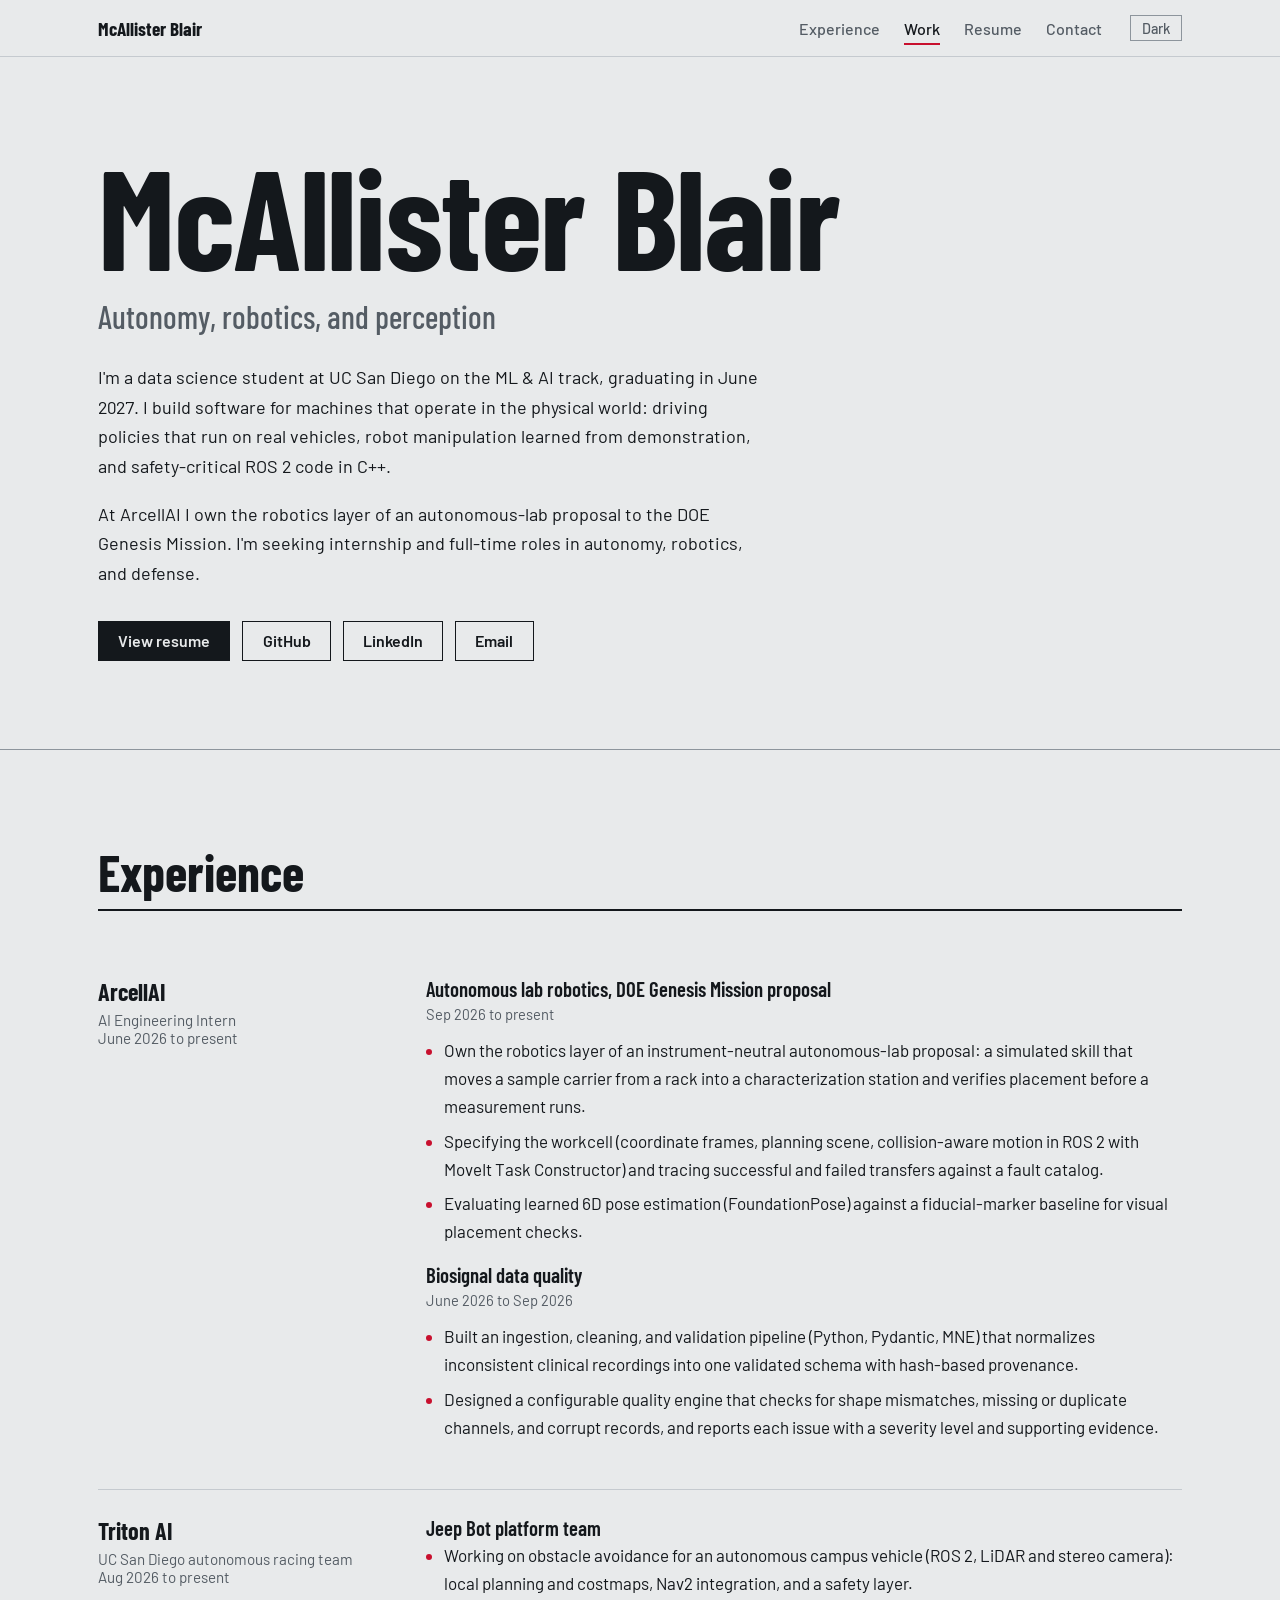
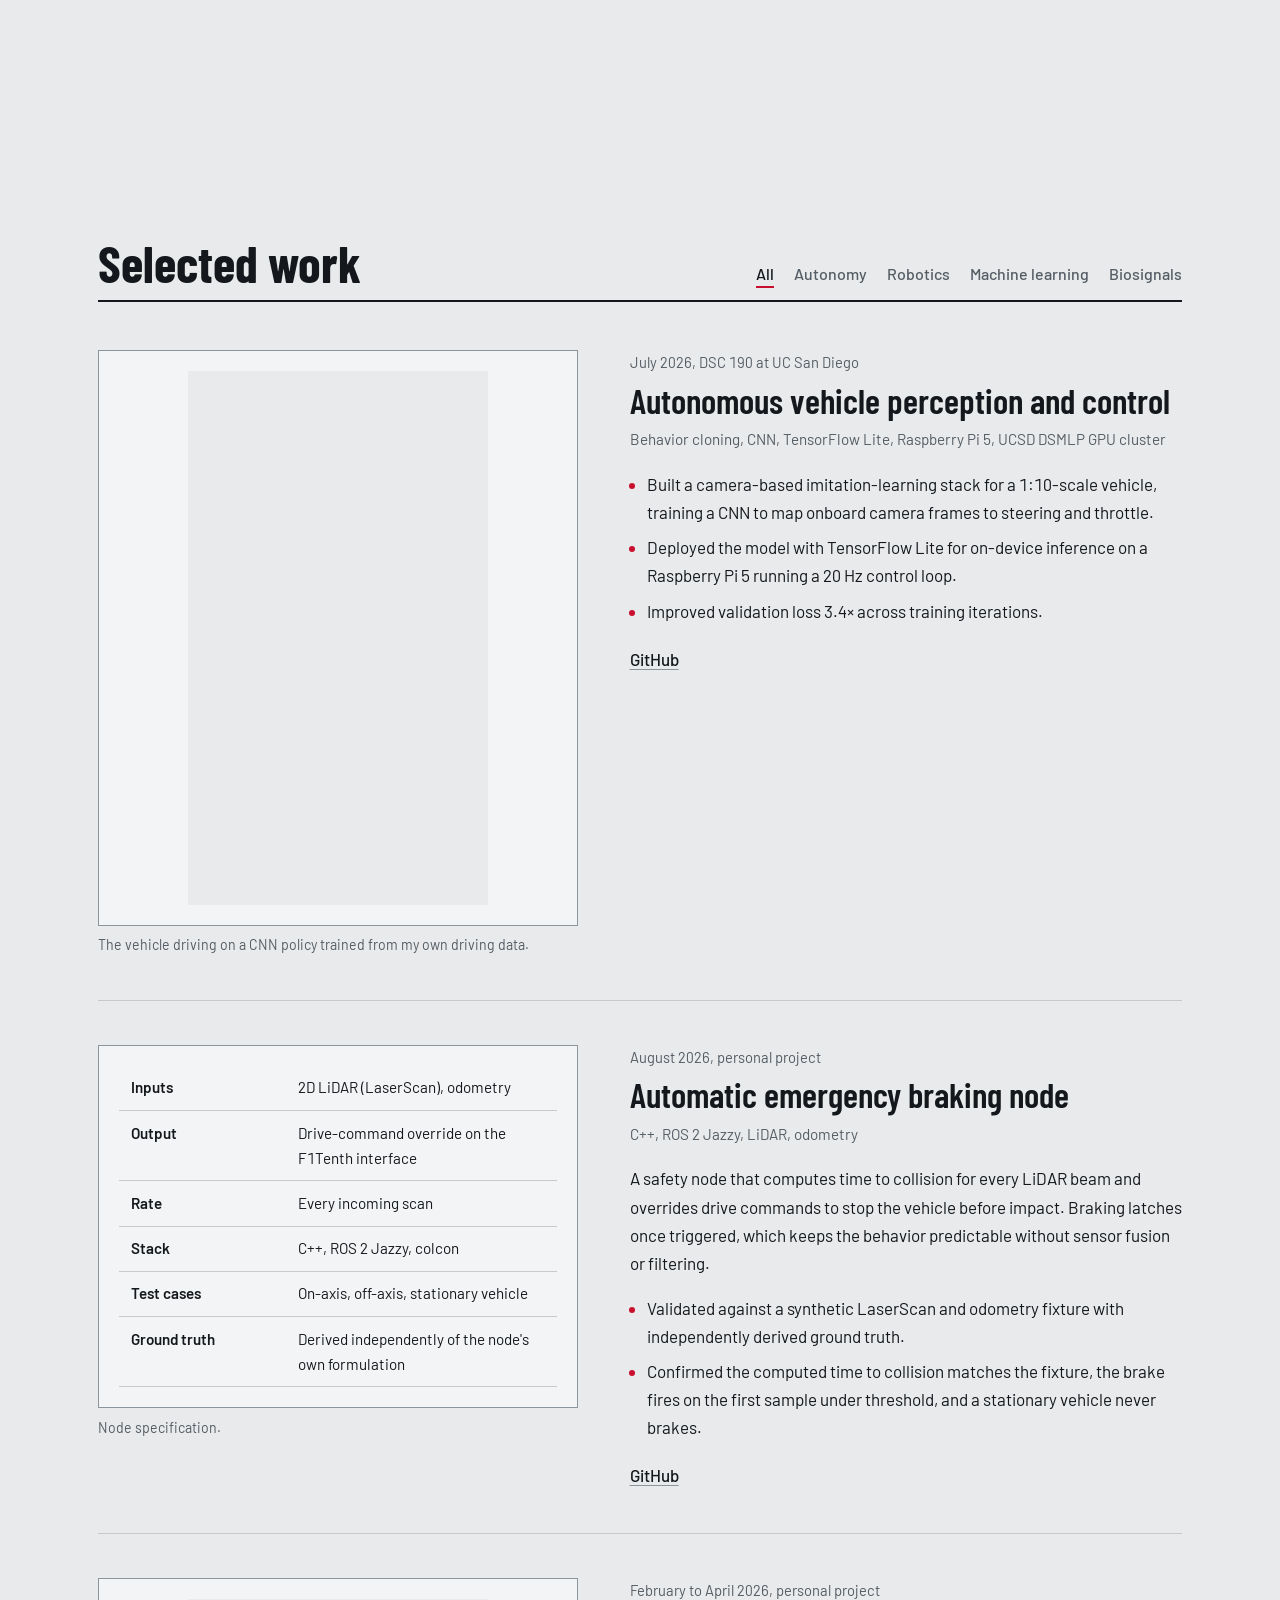
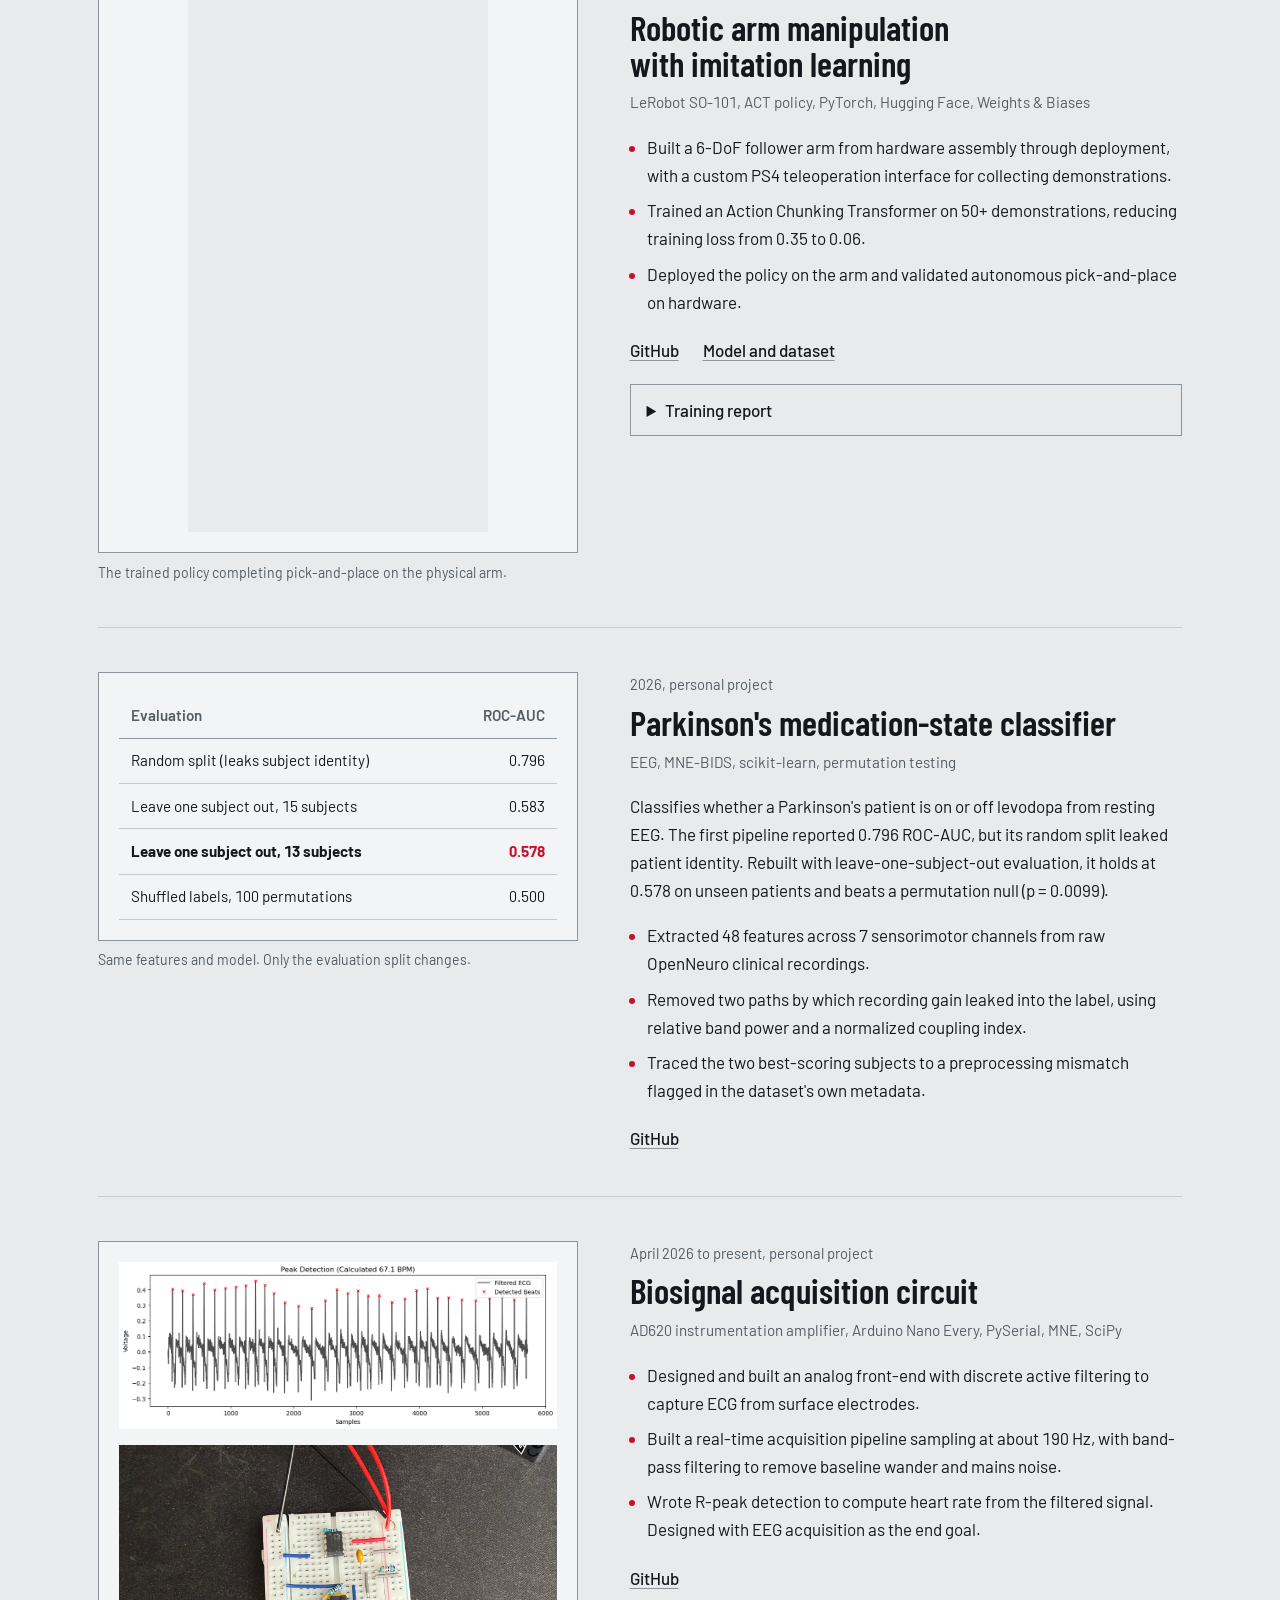
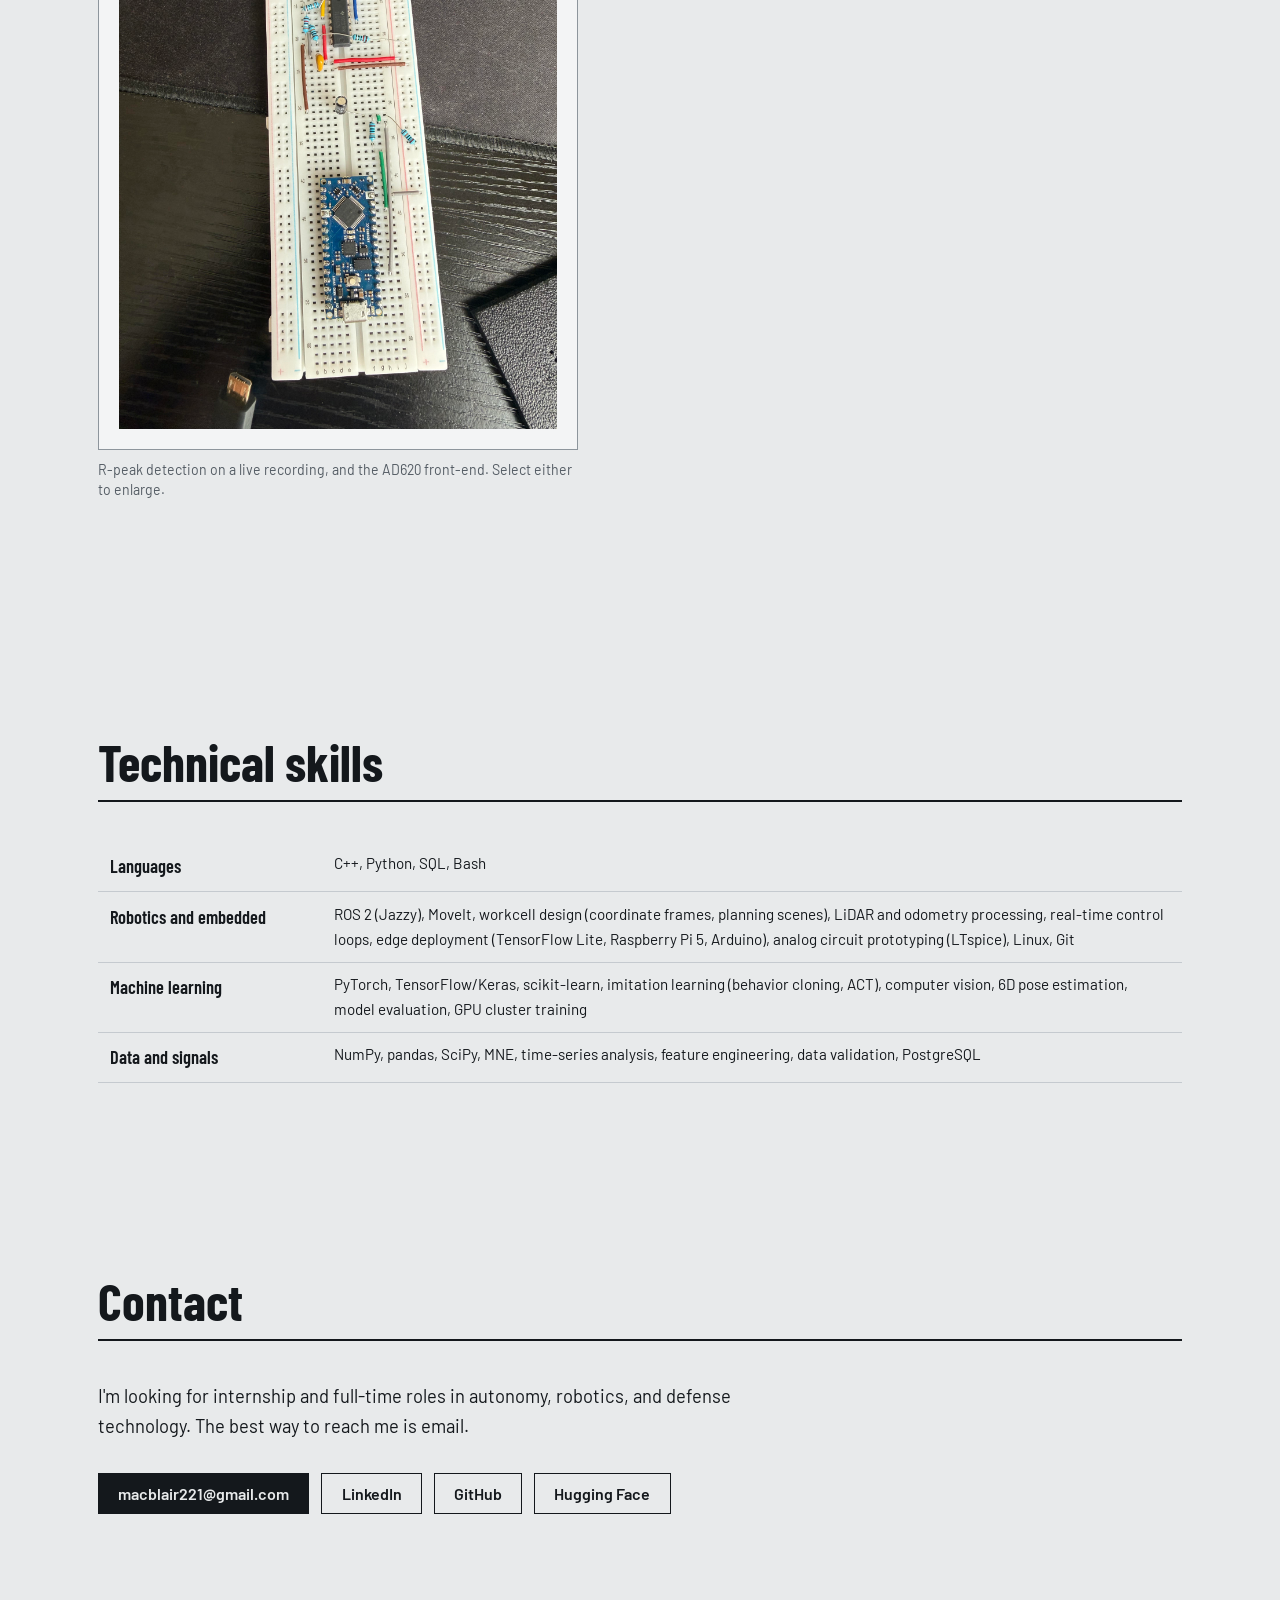
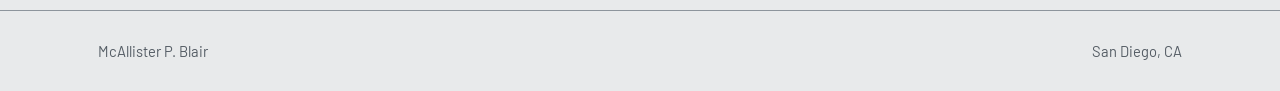
<file: index.html>
<!DOCTYPE html>
<html lang="en">
<head>
<title>McAllister Blair | Autonomy and Robotics</title>
<meta name="description" content="McAllister Blair, UC San Diego data science student working on autonomy, robotics, and perception for physical systems.">
<meta charset="UTF-8">
<meta name="viewport" content="width=device-width, initial-scale=1.0">
<link rel="preconnect" href="https://fonts.googleapis.com">
<link rel="preconnect" href="https://fonts.gstatic.com" crossorigin>
<link href="https://fonts.googleapis.com/css2?family=Barlow:wght@400;500;600;700&family=Barlow+Condensed:wght@500;600;700&display=swap" rel="stylesheet">
<link rel="stylesheet" href="style.css">
<script>
  try { var t = localStorage.getItem("theme"); if (t === "light" || t === "dark") document.documentElement.dataset.theme = t; } catch (e) {}
</script>
</head>
<body>

<nav class="site-nav" aria-label="Main">
  <div class="wrap">
    <a href="#top" class="mark"><span class="full">McAllister Blair</span><span class="short">MB</span></a>
    <ul>
      <li class="hide-sm"><a href="#experience">Experience</a></li>
      <li><a href="#work">Work</a></li>
      <li><a href="resume.html">Resume</a></li>
      <li><a href="#contact">Contact</a></li>
    </ul>
    <button class="theme-toggle" type="button" id="theme-toggle" aria-label="Switch color theme">Dark</button>
  </div>
</nav>

<header class="hero" id="top">
  <div class="wrap">
    <h1>McAllister Blair</h1>
    <p class="role">Autonomy, robotics, and perception</p>
    <div class="summary">
      <p>I'm a data science student at UC San Diego on the ML &amp; AI track, graduating in June 2027. I build software for machines that operate in the physical world: driving policies that run on real vehicles, robot manipulation learned from demonstration, and safety-critical ROS 2 code in C++.</p>
      <p>At ArcellAI I own the robotics layer of an autonomous-lab proposal to the DOE Genesis Mission. I'm seeking internship and full-time roles in autonomy, robotics, and defense.</p>
    </div>
    <div class="actions">
      <a class="btn primary" href="resume.html">View resume</a>
      <a class="btn" href="https://github.com/macblair221" target="_blank" rel="noopener">GitHub</a>
      <a class="btn" href="https://linkedin.com/in/macblair" target="_blank" rel="noopener">LinkedIn</a>
      <a class="btn" href="mailto:macblair221@gmail.com">Email</a>
    </div>
  </div>
</header>

<main>

<section id="experience">
  <div class="wrap">
    <div class="section-head"><h2>Experience</h2></div>

    <div class="role-block">
      <div class="org">ArcellAI<small>AI Engineering Intern<br>June 2026 to present</small></div>
      <div>
        <h3>Autonomous lab robotics, DOE Genesis Mission proposal</h3>
        <p class="dates">Sep 2026 to present</p>
        <ul>
          <li>Own the robotics layer of an instrument-neutral autonomous-lab proposal: a simulated skill that moves a sample carrier from a rack into a characterization station and verifies placement before a measurement runs.</li>
          <li>Specifying the workcell (coordinate frames, planning scene, collision-aware motion in ROS 2 with MoveIt Task Constructor) and tracing successful and failed transfers against a fault catalog.</li>
          <li>Evaluating learned 6D pose estimation (FoundationPose) against a fiducial-marker baseline for visual placement checks.</li>
        </ul>
        <h3>Biosignal data quality</h3>
        <p class="dates">June 2026 to Sep 2026</p>
        <ul>
          <li>Built an ingestion, cleaning, and validation pipeline (Python, Pydantic, MNE) that normalizes inconsistent clinical recordings into one validated schema with hash-based provenance.</li>
          <li>Designed a configurable quality engine that checks for shape mismatches, missing or duplicate channels, and corrupt records, and reports each issue with a severity level and supporting evidence.</li>
        </ul>
      </div>
    </div>

    <div class="role-block">
      <div class="org">Triton AI<small>UC San Diego autonomous racing team<br>Aug 2026 to present</small></div>
      <div>
        <h3>Jeep Bot platform team</h3>
        <ul>
          <li>Working on obstacle avoidance for an autonomous campus vehicle (ROS 2, LiDAR and stereo camera): local planning and costmaps, Nav2 integration, and a safety layer.</li>
        </ul>
      </div>
    </div>
  </div>
</section>

<section id="work">
  <div class="wrap">
    <div class="section-head">
      <h2>Selected work</h2>
      <div class="filters" role="group" aria-label="Filter projects by topic">
        <button type="button" data-filter="all" aria-pressed="true">All</button>
        <button type="button" data-filter="autonomy" aria-pressed="false">Autonomy</button>
        <button type="button" data-filter="robotics" aria-pressed="false">Robotics</button>
        <button type="button" data-filter="ml" aria-pressed="false">Machine learning</button>
        <button type="button" data-filter="biosignals" aria-pressed="false">Biosignals</button>
      </div>
    </div>

    <article class="project" data-topics="autonomy ml">
      <figure class="figure">
        <div class="frame">
          <div class="video-tall">
            <iframe src="https://www.youtube.com/embed/-TeuYBSztGQ" title="1:10-scale vehicle driving autonomously" loading="lazy"
              allow="accelerometer; autoplay; clipboard-write; encrypted-media; gyroscope; picture-in-picture" allowfullscreen></iframe>
          </div>
        </div>
        <figcaption>The vehicle driving on a CNN policy trained from my own driving data.</figcaption>
      </figure>
      <div class="text">
        <p class="meta">July 2026, DSC 190 at UC San Diego</p>
        <h3>Autonomous vehicle perception and control</h3>
        <p class="stack">Behavior cloning, CNN, TensorFlow Lite, Raspberry Pi 5, UCSD DSMLP GPU cluster</p>
        <ul>
          <li>Built a camera-based imitation-learning stack for a 1:10-scale vehicle, training a CNN to map onboard camera frames to steering and throttle.</li>
          <li>Deployed the model with TensorFlow Lite for on-device inference on a Raspberry Pi 5 running a 20 Hz control loop.</li>
          <li>Improved validation loss 3.4× across training iterations.</li>
        </ul>
        <div class="links"><a href="https://github.com/macblair221" target="_blank" rel="noopener">GitHub</a></div>
      </div>
    </article>

    <article class="project" data-topics="autonomy robotics">
      <figure class="figure">
        <div class="frame">
          <table class="spec">
            <tbody>
              <tr><th scope="row">Inputs</th><td>2D LiDAR (LaserScan), odometry</td></tr>
              <tr><th scope="row">Output</th><td>Drive-command override on the F1Tenth interface</td></tr>
              <tr><th scope="row">Rate</th><td>Every incoming scan</td></tr>
              <tr><th scope="row">Stack</th><td>C++, ROS 2 Jazzy, colcon</td></tr>
              <tr><th scope="row">Test cases</th><td>On-axis, off-axis, stationary vehicle</td></tr>
              <tr><th scope="row">Ground truth</th><td>Derived independently of the node's own formulation</td></tr>
            </tbody>
          </table>
        </div>
        <figcaption>Node specification.</figcaption>
      </figure>
      <div class="text">
        <p class="meta">August 2026, personal project</p>
        <h3>Automatic emergency braking node</h3>
        <p class="stack">C++, ROS 2 Jazzy, LiDAR, odometry</p>
        <p>A safety node that computes time to collision for every LiDAR beam and overrides drive commands to stop the vehicle before impact. Braking latches once triggered, which keeps the behavior predictable without sensor fusion or filtering.</p>
        <ul>
          <li>Validated against a synthetic LaserScan and odometry fixture with independently derived ground truth.</li>
          <li>Confirmed the computed time to collision matches the fixture, the brake fires on the first sample under threshold, and a stationary vehicle never brakes.</li>
        </ul>
        <div class="links"><a href="https://github.com/macblair221" target="_blank" rel="noopener">GitHub</a></div>
      </div>
    </article>

    <article class="project" data-topics="robotics ml">
      <figure class="figure">
        <div class="frame">
          <div class="video-tall">
            <iframe src="https://www.youtube.com/embed/LyoHkJCaGtY" title="Robot arm placing a block into a bowl" loading="lazy"
              allow="accelerometer; autoplay; clipboard-write; encrypted-media; gyroscope; picture-in-picture" allowfullscreen></iframe>
          </div>
        </div>
        <figcaption>The trained policy completing pick-and-place on the physical arm.</figcaption>
      </figure>
      <div class="text">
        <p class="meta">February to April 2026, personal project</p>
        <h3>Robotic arm manipulation with imitation learning</h3>
        <p class="stack">LeRobot SO-101, ACT policy, PyTorch, Hugging Face, Weights &amp; Biases</p>
        <ul>
          <li>Built a 6-DoF follower arm from hardware assembly through deployment, with a custom PS4 teleoperation interface for collecting demonstrations.</li>
          <li>Trained an Action Chunking Transformer on 50+ demonstrations, reducing training loss from 0.35 to 0.06.</li>
          <li>Deployed the policy on the arm and validated autonomous pick-and-place on hardware.</li>
        </ul>
        <div class="links">
          <a href="https://github.com/macblair221" target="_blank" rel="noopener">GitHub</a>
          <a href="https://huggingface.co/macblair221" target="_blank" rel="noopener">Model and dataset</a>
        </div>
        <details class="report">
          <summary>Training report</summary>
          <iframe data-src="https://wandb.ai/macblair221-uc-san-diego/so101-block-pickup/reports/Lerobot-so-101-follower-training--VmlldzoxNjQzMTUzNQ" title="Weights and Biases training report"></iframe>
        </details>
      </div>
    </article>

    <article class="project" data-topics="biosignals ml">
      <figure class="figure">
        <div class="frame">
          <table class="spec">
            <thead><tr><th scope="col">Evaluation</th><th scope="col" class="num">ROC-AUC</th></tr></thead>
            <tbody>
              <tr><td>Random split (leaks subject identity)</td><td class="num">0.796</td></tr>
              <tr><td>Leave one subject out, 15 subjects</td><td class="num">0.583</td></tr>
              <tr class="key"><td>Leave one subject out, 13 subjects</td><td class="num">0.578</td></tr>
              <tr><td>Shuffled labels, 100 permutations</td><td class="num">0.500</td></tr>
            </tbody>
          </table>
        </div>
        <figcaption>Same features and model. Only the evaluation split changes.</figcaption>
      </figure>
      <div class="text">
        <p class="meta">2026, personal project</p>
        <h3>Parkinson's medication-state classifier</h3>
        <p class="stack">EEG, MNE-BIDS, scikit-learn, permutation testing</p>
        <p>Classifies whether a Parkinson's patient is on or off levodopa from resting EEG. The first pipeline reported 0.796 ROC-AUC, but its random split leaked patient identity. Rebuilt with leave-one-subject-out evaluation, it holds at 0.578 on unseen patients and beats a permutation null (p = 0.0099).</p>
        <ul>
          <li>Extracted 48 features across 7 sensorimotor channels from raw OpenNeuro clinical recordings.</li>
          <li>Removed two paths by which recording gain leaked into the label, using relative band power and a normalized coupling index.</li>
          <li>Traced the two best-scoring subjects to a preprocessing mismatch flagged in the dataset's own metadata.</li>
        </ul>
        <div class="links"><a href="https://github.com/macblair221/parkinsons-eeg-classifier" target="_blank" rel="noopener">GitHub</a></div>
      </div>
    </article>

    <article class="project" data-topics="biosignals">
      <figure class="figure">
        <div class="frame">
          <button class="zoom" type="button" data-full="images/ecg_peak_detection_results.png" aria-label="Enlarge the peak detection plot">
            <img src="images/ecg_peak_detection_results.png" alt="Filtered ECG signal with detected heartbeats marked" loading="lazy">
          </button>
          <button class="zoom" type="button" data-full="images/real_circuit_build.jpg" aria-label="Enlarge the circuit photo">
            <img src="images/real_circuit_build.jpg" alt="Breadboard circuit built around an AD620 instrumentation amplifier" loading="lazy">
          </button>
        </div>
        <figcaption>R-peak detection on a live recording, and the AD620 front-end. Select either to enlarge.</figcaption>
      </figure>
      <div class="text">
        <p class="meta">April 2026 to present, personal project</p>
        <h3>Biosignal acquisition circuit</h3>
        <p class="stack">AD620 instrumentation amplifier, Arduino Nano Every, PySerial, MNE, SciPy</p>
        <ul>
          <li>Designed and built an analog front-end with discrete active filtering to capture ECG from surface electrodes.</li>
          <li>Built a real-time acquisition pipeline sampling at about 190 Hz, with band-pass filtering to remove baseline wander and mains noise.</li>
          <li>Wrote R-peak detection to compute heart rate from the filtered signal. Designed with EEG acquisition as the end goal.</li>
        </ul>
        <div class="links"><a href="https://github.com/macblair221/eeg-signal-acquisition" target="_blank" rel="noopener">GitHub</a></div>
      </div>
    </article>
  </div>
</section>

<section id="skills" class="skills">
  <div class="wrap">
    <div class="section-head"><h2>Technical skills</h2></div>
    <table class="spec">
      <tbody>
        <tr><th scope="row">Languages</th><td>C++, Python, SQL, Bash</td></tr>
        <tr><th scope="row">Robotics and embedded</th><td>ROS 2 (Jazzy), MoveIt, workcell design (coordinate frames, planning scenes), LiDAR and odometry processing, real-time control loops, edge deployment (TensorFlow Lite, Raspberry Pi 5, Arduino), analog circuit prototyping (LTspice), Linux, Git</td></tr>
        <tr><th scope="row">Machine learning</th><td>PyTorch, TensorFlow/Keras, scikit-learn, imitation learning (behavior cloning, ACT), computer vision, 6D pose estimation, model evaluation, GPU cluster training</td></tr>
        <tr><th scope="row">Data and signals</th><td>NumPy, pandas, SciPy, MNE, time-series analysis, feature engineering, data validation, PostgreSQL</td></tr>
      </tbody>
    </table>
  </div>
</section>

<section id="contact" class="contact">
  <div class="wrap">
    <div class="section-head"><h2>Contact</h2></div>
    <p>I'm looking for internship and full-time roles in autonomy, robotics, and defense technology. The best way to reach me is email.</p>
    <div class="actions">
      <a class="btn primary" href="mailto:macblair221@gmail.com">macblair221@gmail.com</a>
      <a class="btn" href="https://linkedin.com/in/macblair" target="_blank" rel="noopener">LinkedIn</a>
      <a class="btn" href="https://github.com/macblair221" target="_blank" rel="noopener">GitHub</a>
      <a class="btn" href="https://huggingface.co/macblair221" target="_blank" rel="noopener">Hugging Face</a>
    </div>
  </div>
</section>

</main>

<footer>
  <div class="wrap"><span>McAllister P. Blair</span><span>San Diego, CA</span></div>
</footer>

<div class="image-modal" id="image-modal" role="dialog" aria-modal="true" aria-label="Enlarged image" hidden>
  <button type="button" aria-label="Close">×</button>
  <img alt="">
</div>

<script src="main.js"></script>
</body>
</html>
</file>
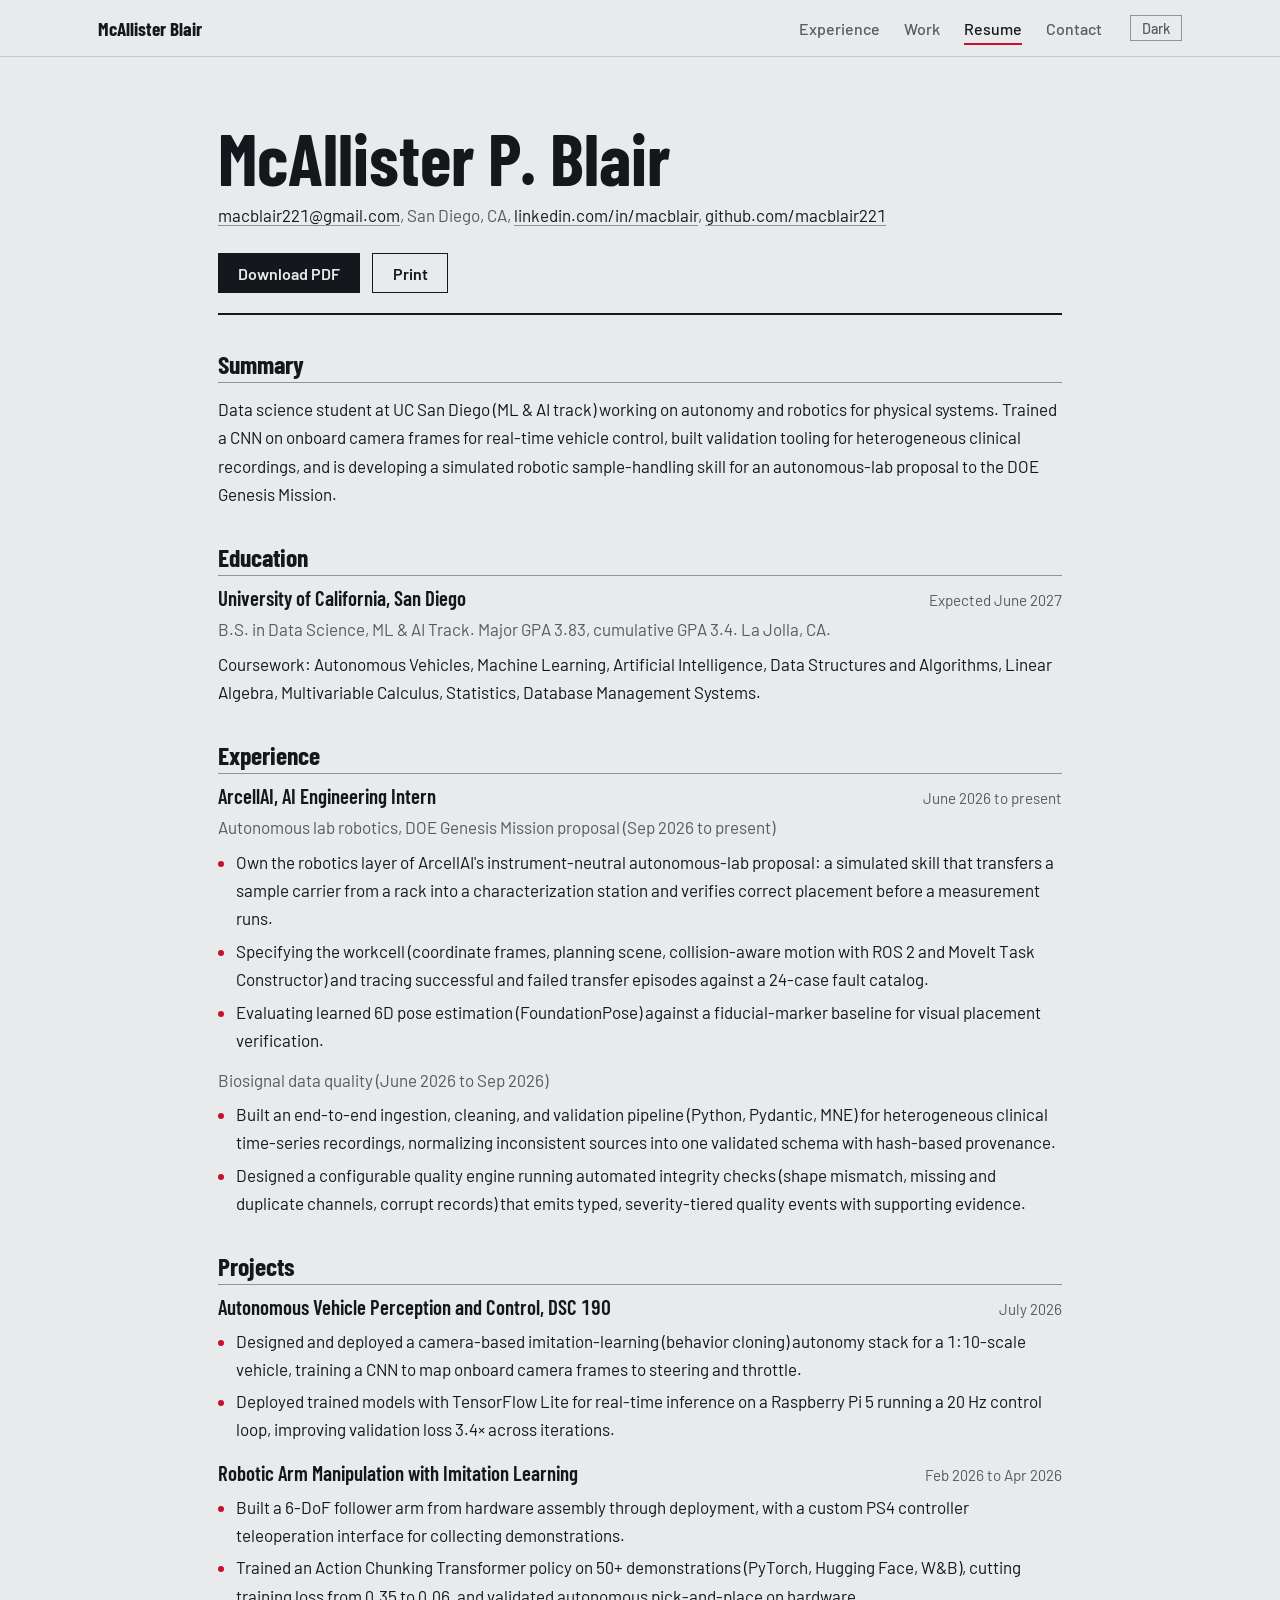
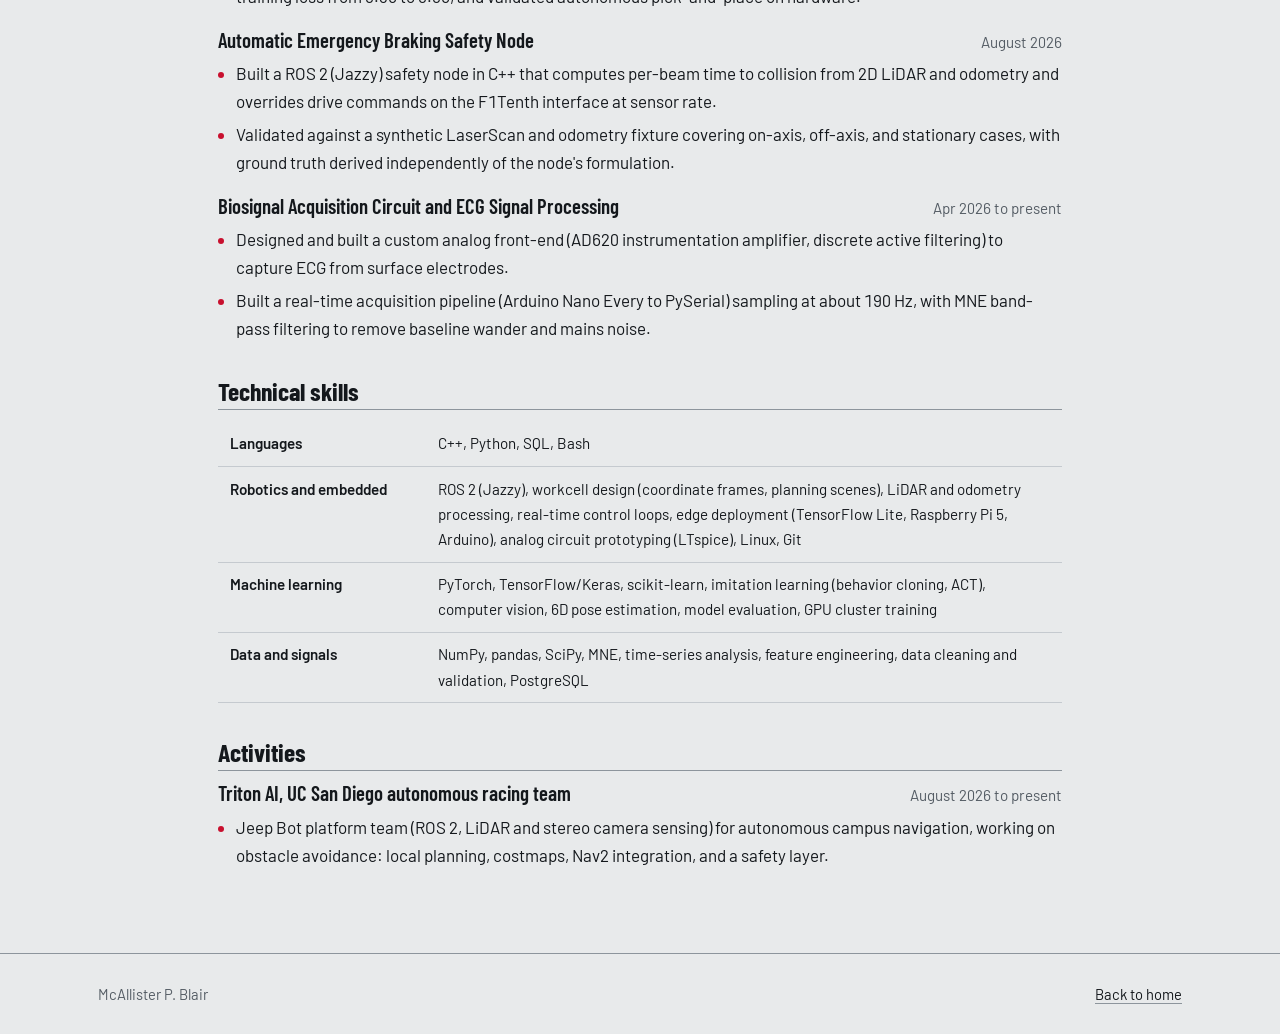
<file: resume.html>
<!DOCTYPE html>
<html lang="en">
<head>
<title>Resume | McAllister Blair</title>
<meta name="description" content="Resume of McAllister P. Blair, UC San Diego data science student in autonomy and robotics.">
<meta charset="UTF-8">
<meta name="viewport" content="width=device-width, initial-scale=1.0">
<link rel="preconnect" href="https://fonts.googleapis.com">
<link rel="preconnect" href="https://fonts.gstatic.com" crossorigin>
<link href="https://fonts.googleapis.com/css2?family=Barlow:wght@400;500;600;700&family=Barlow+Condensed:wght@500;600;700&display=swap" rel="stylesheet">
<link rel="stylesheet" href="style.css">
<script>
  try { var t = localStorage.getItem("theme"); if (t === "light" || t === "dark") document.documentElement.dataset.theme = t; } catch (e) {}
</script>
</head>
<body>

<nav class="site-nav" aria-label="Main">
  <div class="wrap">
    <a href="index.html" class="mark"><span class="full">McAllister Blair</span><span class="short">MB</span></a>
    <ul>
      <li class="hide-sm"><a href="index.html#experience">Experience</a></li>
      <li><a href="index.html#work">Work</a></li>
      <li><a href="resume.html" aria-current="page">Resume</a></li>
      <li><a href="index.html#contact">Contact</a></li>
    </ul>
    <button class="theme-toggle" type="button" id="theme-toggle" aria-label="Switch color theme">Dark</button>
  </div>
</nav>

<main class="resume">
  <div class="wrap">
    <header>
      <div>
        <h1>McAllister P. Blair</h1>
        <p class="contact-line">
          <a href="mailto:macblair221@gmail.com">macblair221@gmail.com</a>, San Diego, CA,
          <a href="https://linkedin.com/in/macblair" target="_blank" rel="noopener">linkedin.com/in/macblair</a>,
          <a href="https://github.com/macblair221" target="_blank" rel="noopener">github.com/macblair221</a>
        </p>
      </div>
      <div class="actions no-print" style="margin-top: 0;">
        <a class="btn primary" href="resume.pdf" download>Download PDF</a>
        <button class="btn" type="button" onclick="window.print()" style="background: none; cursor: pointer;">Print</button>
      </div>
    </header>

    <h2>Summary</h2>
    <p>Data science student at UC San Diego (ML &amp; AI track) working on autonomy and robotics for physical systems. Trained a CNN on onboard camera frames for real-time vehicle control, built validation tooling for heterogeneous clinical recordings, and is developing a simulated robotic sample-handling skill for an autonomous-lab proposal to the DOE Genesis Mission.</p>

    <h2>Education</h2>
    <div class="entry">
      <div class="entry-head"><h3>University of California, San Diego</h3><span class="dates">Expected June 2027</span></div>
      <p class="sub">B.S. in Data Science, ML &amp; AI Track. Major GPA 3.83, cumulative GPA 3.4. La Jolla, CA.</p>
      <p>Coursework: Autonomous Vehicles, Machine Learning, Artificial Intelligence, Data Structures and Algorithms, Linear Algebra, Multivariable Calculus, Statistics, Database Management Systems.</p>
    </div>

    <h2>Experience</h2>
    <div class="entry">
      <div class="entry-head"><h3>ArcellAI, AI Engineering Intern</h3><span class="dates">June 2026 to present</span></div>
      <p class="sub">Autonomous lab robotics, DOE Genesis Mission proposal (Sep 2026 to present)</p>
      <ul>
        <li>Own the robotics layer of ArcellAI's instrument-neutral autonomous-lab proposal: a simulated skill that transfers a sample carrier from a rack into a characterization station and verifies correct placement before a measurement runs.</li>
        <li>Specifying the workcell (coordinate frames, planning scene, collision-aware motion with ROS 2 and MoveIt Task Constructor) and tracing successful and failed transfer episodes against a 24-case fault catalog.</li>
        <li>Evaluating learned 6D pose estimation (FoundationPose) against a fiducial-marker baseline for visual placement verification.</li>
      </ul>
      <p class="sub" style="margin-top: 0.75rem;">Biosignal data quality (June 2026 to Sep 2026)</p>
      <ul>
        <li>Built an end-to-end ingestion, cleaning, and validation pipeline (Python, Pydantic, MNE) for heterogeneous clinical time-series recordings, normalizing inconsistent sources into one validated schema with hash-based provenance.</li>
        <li>Designed a configurable quality engine running automated integrity checks (shape mismatch, missing and duplicate channels, corrupt records) that emits typed, severity-tiered quality events with supporting evidence.</li>
      </ul>
    </div>

    <h2>Projects</h2>
    <div class="entry">
      <div class="entry-head"><h3>Autonomous Vehicle Perception and Control, DSC 190</h3><span class="dates">July 2026</span></div>
      <ul>
        <li>Designed and deployed a camera-based imitation-learning (behavior cloning) autonomy stack for a 1:10-scale vehicle, training a CNN to map onboard camera frames to steering and throttle.</li>
        <li>Deployed trained models with TensorFlow Lite for real-time inference on a Raspberry Pi 5 running a 20 Hz control loop, improving validation loss 3.4× across iterations.</li>
      </ul>
    </div>
    <div class="entry">
      <div class="entry-head"><h3>Robotic Arm Manipulation with Imitation Learning</h3><span class="dates">Feb 2026 to Apr 2026</span></div>
      <ul>
        <li>Built a 6-DoF follower arm from hardware assembly through deployment, with a custom PS4 controller teleoperation interface for collecting demonstrations.</li>
        <li>Trained an Action Chunking Transformer policy on 50+ demonstrations (PyTorch, Hugging Face, W&amp;B), cutting training loss from 0.35 to 0.06, and validated autonomous pick-and-place on hardware.</li>
      </ul>
    </div>
    <div class="entry">
      <div class="entry-head"><h3>Automatic Emergency Braking Safety Node</h3><span class="dates">August 2026</span></div>
      <ul>
        <li>Built a ROS 2 (Jazzy) safety node in C++ that computes per-beam time to collision from 2D LiDAR and odometry and overrides drive commands on the F1Tenth interface at sensor rate.</li>
        <li>Validated against a synthetic LaserScan and odometry fixture covering on-axis, off-axis, and stationary cases, with ground truth derived independently of the node's formulation.</li>
      </ul>
    </div>
    <div class="entry">
      <div class="entry-head"><h3>Biosignal Acquisition Circuit and ECG Signal Processing</h3><span class="dates">Apr 2026 to present</span></div>
      <ul>
        <li>Designed and built a custom analog front-end (AD620 instrumentation amplifier, discrete active filtering) to capture ECG from surface electrodes.</li>
        <li>Built a real-time acquisition pipeline (Arduino Nano Every to PySerial) sampling at about 190 Hz, with MNE band-pass filtering to remove baseline wander and mains noise.</li>
      </ul>
    </div>

    <h2>Technical skills</h2>
    <table class="spec">
      <tbody>
        <tr><th scope="row">Languages</th><td>C++, Python, SQL, Bash</td></tr>
        <tr><th scope="row">Robotics and embedded</th><td>ROS 2 (Jazzy), workcell design (coordinate frames, planning scenes), LiDAR and odometry processing, real-time control loops, edge deployment (TensorFlow Lite, Raspberry Pi 5, Arduino), analog circuit prototyping (LTspice), Linux, Git</td></tr>
        <tr><th scope="row">Machine learning</th><td>PyTorch, TensorFlow/Keras, scikit-learn, imitation learning (behavior cloning, ACT), computer vision, 6D pose estimation, model evaluation, GPU cluster training</td></tr>
        <tr><th scope="row">Data and signals</th><td>NumPy, pandas, SciPy, MNE, time-series analysis, feature engineering, data cleaning and validation, PostgreSQL</td></tr>
      </tbody>
    </table>

    <h2>Activities</h2>
    <div class="entry">
      <div class="entry-head"><h3>Triton AI, UC San Diego autonomous racing team</h3><span class="dates">August 2026 to present</span></div>
      <ul>
        <li>Jeep Bot platform team (ROS 2, LiDAR and stereo camera sensing) for autonomous campus navigation, working on obstacle avoidance: local planning, costmaps, Nav2 integration, and a safety layer.</li>
      </ul>
    </div>
  </div>
</main>

<footer>
  <div class="wrap"><span>McAllister P. Blair</span><a href="index.html">Back to home</a></div>
</footer>

<script src="main.js"></script>
</body>
</html>
</file>
<file: style.css>
/* ==========================================================
   macblair221.github.io
   Palette borrowed from low-visibility aircraft paint
   (light/dark ghost gray) with one "remove before flight" red.
   ========================================================== */

:root {
  --bg: #e8eaeb;          /* light ghost gray */
  --panel: #f3f4f5;
  --ink: #14181c;
  --muted: #545c64;
  --rule: #c5cacf;
  --rule-strong: #8d959c;
  --red: #c8102e;         /* remove-before-flight red, used sparingly */
  --link: #14181c;

  --display: "Barlow Condensed", "Arial Narrow", sans-serif;
  --body: "Barlow", system-ui, sans-serif;

  --wide: 1180px;
  --gutter: clamp(1rem, 4vw, 3rem);
  color-scheme: light;
}
@media (prefers-color-scheme: dark) {
  :root:not([data-theme="light"]) {
    --bg: #1b1f23; --panel: #22272c; --ink: #e5e8ea; --muted: #9aa2aa;
    --rule: #343a41; --rule-strong: #5b636b; --red: #ef3b54; --link: #e5e8ea;
    color-scheme: dark;
  }
}
:root[data-theme="dark"] {
  --bg: #1b1f23; --panel: #22272c; --ink: #e5e8ea; --muted: #9aa2aa;
  --rule: #343a41; --rule-strong: #5b636b; --red: #ef3b54; --link: #e5e8ea;
  color-scheme: dark;
}

/* ---------- Base ---------- */
*, *::before, *::after { box-sizing: border-box; }
html { scroll-behavior: smooth; }
body {
  margin: 0;
  background: var(--bg);
  color: var(--ink);
  font: 400 1.0625rem/1.65 var(--body);
  font-variant-numeric: tabular-nums;
  -webkit-font-smoothing: antialiased;
}
h1, h2, h3 { font-family: var(--display); font-weight: 600; line-height: 1; margin: 0; text-wrap: balance; }
p { margin: 0 0 1em; }
a { color: var(--link); text-decoration-color: var(--rule-strong); text-underline-offset: 0.2em; }
a:hover { text-decoration-color: var(--red); }
:focus-visible { outline: 2px solid var(--red); outline-offset: 3px; }
img { max-width: 100%; height: auto; display: block; }
.wrap { max-width: var(--wide); margin-inline: auto; padding-inline: var(--gutter); }

/* ---------- Nav ---------- */
.site-nav {
  position: sticky; top: 0; z-index: 20;
  background: color-mix(in srgb, var(--bg) 90%, transparent);
  backdrop-filter: blur(8px);
  border-bottom: 1px solid var(--rule);
}
.site-nav .wrap { display: flex; align-items: center; gap: 1.75rem; min-height: 3.5rem; }
.site-nav .mark { font: 700 1.2rem var(--display); color: var(--ink); text-decoration: none; margin-right: auto; white-space: nowrap; }
.site-nav .mark .short { display: none; }
.site-nav ul { display: flex; gap: 1.5rem; list-style: none; margin: 0; padding: 0; }
.site-nav ul a { font: 500 1rem var(--body); color: var(--muted); text-decoration: none; padding-block: 0.3rem; border-bottom: 2px solid transparent; }
.site-nav ul a:hover { color: var(--ink); }
.site-nav ul a[aria-current] { color: var(--ink); border-bottom-color: var(--red); }
.theme-toggle {
  font: 500 0.9rem var(--body); color: var(--muted);
  background: none; border: 1px solid var(--rule-strong);
  padding: 0.2rem 0.7rem; cursor: pointer;
}
.theme-toggle:hover { color: var(--ink); border-color: var(--ink); }

/* ---------- Hero ---------- */
.hero { padding-block: clamp(3rem, 9vw, 6rem) clamp(3.5rem, 8vw, 5.5rem); border-bottom: 1px solid var(--rule-strong); }
.hero h1 {
  font-weight: 700;
  font-size: clamp(3.6rem, 11vw, 9rem);
  letter-spacing: -0.01em;
  line-height: 0.88;
}
.hero .role {
  font: 500 clamp(1.4rem, 2.6vw, 2rem) var(--display);
  color: var(--muted);
  margin: 1.25rem 0 1.75rem;
}
.hero .summary { max-width: 42rem; font-size: 1.125rem; }
.hero .summary p:last-child { margin-bottom: 0; }
.actions { display: flex; flex-wrap: wrap; gap: 0.75rem; margin-top: 2rem; }
.btn {
  display: inline-block;
  font: 600 1rem var(--body);
  text-decoration: none;
  padding: 0.6rem 1.2rem;
  border: 1px solid var(--ink);
  color: var(--ink);
}
.btn:hover { background: var(--ink); color: var(--bg); }
.btn.primary { background: var(--ink); color: var(--bg); }
.btn.primary:hover { background: var(--red); border-color: var(--red); color: #fff; }

/* ---------- Sections ---------- */
section { padding-block: clamp(3.5rem, 8vw, 6rem); }
.section-head {
  display: flex; flex-wrap: wrap; align-items: end; justify-content: space-between; gap: 1rem 2rem;
  border-bottom: 2px solid var(--ink);
  padding-bottom: 0.75rem; margin-bottom: 2.5rem;
}
h2 { font-size: clamp(2.2rem, 5vw, 3.2rem); font-weight: 700; }

/* Experience */
.role-block { display: grid; grid-template-columns: minmax(12rem, 18rem) 1fr; gap: 1rem 2.5rem; padding-block: 1.75rem; border-bottom: 1px solid var(--rule); }
.role-block:last-child { border-bottom: 0; }
.role-block .org { font: 700 1.5rem/1.1 var(--display); }
.role-block .org small { display: block; font: 400 0.95rem var(--body); color: var(--muted); margin-top: 0.35rem; }
.role-block h3 { font-size: 1.3rem; margin-bottom: 0.15rem; }
.role-block .dates { font-size: 0.92rem; color: var(--muted); margin-bottom: 0.6rem; }
.role-block ul { margin: 0 0 1.25rem; padding-left: 1.1rem; }
.role-block li { margin-bottom: 0.4rem; }
.role-block li::marker { color: var(--red); }

/* Filters */
.filters { display: flex; flex-wrap: wrap; gap: 0.25rem 1.25rem; }
.filters button {
  font: 500 1rem var(--body); color: var(--muted);
  background: none; border: 0; border-bottom: 2px solid transparent;
  padding: 0.2rem 0; cursor: pointer;
}
.filters button:hover { color: var(--ink); }
.filters button[aria-pressed="true"] { color: var(--ink); border-bottom-color: var(--red); }

/* Projects */
.project {
  display: grid;
  grid-template-columns: minmax(0, 1fr) minmax(0, 1.15fr);
  grid-template-areas: "figure text";
  gap: clamp(1.5rem, 4vw, 3.5rem);
  padding-block: 2.75rem;
  border-top: 1px solid var(--rule);
}
.project:first-of-type { border-top: 0; padding-top: 0.5rem; }
.project[hidden] { display: none; }
.project .figure { grid-area: figure; margin: 0; }
.project .text { grid-area: text; }
.project .meta { font-size: 0.92rem; color: var(--muted); margin-bottom: 0.5rem; }
.project h3 { font-size: clamp(1.7rem, 3vw, 2.2rem); margin-bottom: 0.6rem; }
.project .stack { font-size: 0.95rem; color: var(--muted); margin-bottom: 1.1rem; }
.project ul { padding-left: 1.1rem; margin: 0 0 1.25rem; }
.project li { margin-bottom: 0.45rem; }
.project li::marker { color: var(--red); }
.project .links { display: flex; flex-wrap: wrap; gap: 0.5rem 1.5rem; font-weight: 500; }

.frame { background: var(--panel); border: 1px solid var(--rule-strong); padding: clamp(0.75rem, 2vw, 1.25rem); }
figcaption { font-size: 0.88rem; color: var(--muted); margin-top: 0.6rem; line-height: 1.45; }
.video-tall { aspect-ratio: 9 / 16; max-width: 300px; margin-inline: auto; background: var(--bg); }
.video-tall iframe { width: 100%; height: 100%; border: 0; display: block; }
.zoom { display: block; width: 100%; padding: 0; border: 0; background: none; cursor: zoom-in; }
.zoom + .zoom { margin-top: 1rem; }

/* Spec tables (used for results, specs, skills) */
.spec { width: 100%; border-collapse: collapse; font-size: 0.95rem; }
.spec th, .spec td { text-align: left; vertical-align: top; padding: 0.6rem 0.75rem; border-bottom: 1px solid var(--rule); }
.spec thead th { font-weight: 600; color: var(--muted); border-bottom: 1px solid var(--rule-strong); }
.spec tbody th { font-weight: 600; width: 38%; }
.spec td.num, .spec th.num { text-align: right; white-space: nowrap; }
.spec tr.key td { font-weight: 700; }
.spec tr.key td.num { color: var(--red); }

details.report { margin-top: 1.25rem; border: 1px solid var(--rule-strong); }
details.report summary { cursor: pointer; padding: 0.7rem 1rem; font-weight: 500; }
details.report iframe { width: 100%; height: 520px; border: 0; display: block; }

/* Skills */
.skills .spec tbody th { width: 14rem; font-family: var(--display); font-size: 1.15rem; }

/* Contact */
.contact p { max-width: 42rem; font-size: 1.15rem; }

footer { border-top: 1px solid var(--rule-strong); padding-block: 1.75rem; color: var(--muted); font-size: 0.92rem; }
footer .wrap { display: flex; flex-wrap: wrap; justify-content: space-between; gap: 0.5rem 2rem; }

/* Image viewer */
.image-modal { display: none; position: fixed; inset: 0; z-index: 100; background: rgba(12, 14, 17, 0.9); align-items: center; justify-content: center; padding: 2rem; cursor: zoom-out; }
.image-modal.open { display: flex; }
.image-modal img { max-width: 95vw; max-height: 90vh; background: #fff; }
.image-modal button { position: fixed; top: 1rem; right: 1.25rem; font-size: 2rem; line-height: 1; color: #fff; background: none; border: 0; cursor: pointer; }

/* ---------- Resume page ---------- */
.resume { padding-block: clamp(2.5rem, 6vw, 4rem); }
.resume header { display: flex; flex-wrap: wrap; align-items: end; justify-content: space-between; gap: 1.5rem; border-bottom: 2px solid var(--ink); padding-bottom: 1.25rem; }
.resume header h1 { font-size: clamp(2.8rem, 7vw, 4.5rem); font-weight: 700; }
.resume header .contact-line { color: var(--muted); margin: 0.5rem 0 0; }
.resume h2 { font-size: 1.6rem; margin: 2.25rem 0 0.75rem; padding-bottom: 0.35rem; border-bottom: 1px solid var(--rule-strong); }
.resume .entry { margin-bottom: 1.25rem; }
.resume .entry-head { display: flex; flex-wrap: wrap; justify-content: space-between; gap: 0 1.5rem; }
.resume .entry-head h3 { font-size: 1.3rem; }
.resume .entry-head .dates { color: var(--muted); font-size: 0.95rem; }
.resume .sub { color: var(--muted); margin: 0.15rem 0 0.4rem; }
.resume ul { margin: 0.25rem 0 0; padding-left: 1.1rem; }
.resume li { margin-bottom: 0.3rem; }
.resume li::marker { color: var(--red); }
.resume .spec tbody th { width: 13rem; }

/* ---------- Small screens ---------- */
@media (max-width: 760px) {
  .site-nav .wrap { gap: 1rem; }
  .site-nav ul { gap: 1rem; }
  .site-nav .mark .full { display: none; }
  .site-nav .mark .short { display: inline; }
  .site-nav li.hide-sm { display: none; }
  .project { grid-template-columns: 1fr; grid-template-areas: "text" "figure"; }
  .role-block { grid-template-columns: 1fr; }
  .skills .spec tbody th, .resume .spec tbody th { width: auto; display: block; border-bottom: 0; padding-bottom: 0; }
  .skills .spec td, .resume .spec td { display: block; padding-top: 0.2rem; }
}

/* ---------- Print (resume) ---------- */
@media print {
  .site-nav, footer, .no-print { display: none !important; }
  body { background: #fff; color: #000; font-size: 10.5pt; }
  .resume { padding: 0; }
  a { color: #000; text-decoration: none; }
}

/* Keep resume lines readable */
.resume .wrap { max-width: 940px; }
</file>
